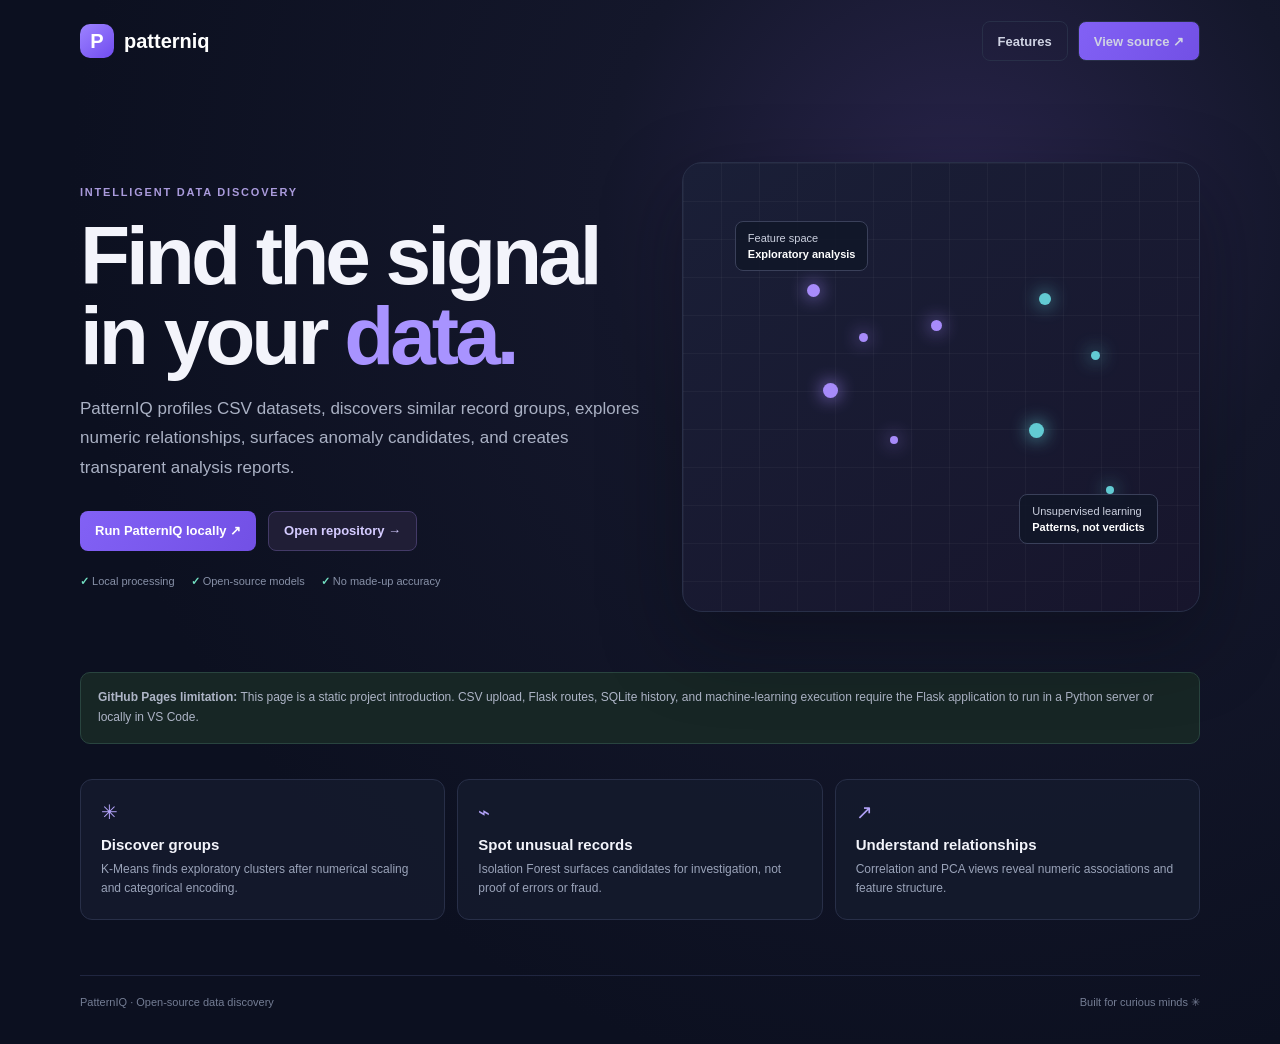
<file: docs/index.html>
<!doctype html>
<html lang="en">
<head>
  <meta charset="utf-8">
  <meta name="viewport" content="width=device-width, initial-scale=1">
  <meta name="theme-color" content="#0d1120">
  <title>PatternIQ - Intelligent Data Discovery</title>
  <style>
    :root { --bg:#0c1020; --panel:#151b30; --line:#282f48; --text:#f3f4fb; --muted:#9aa3b9; --purple:#9b83ff; --mint:#73e0c3; }
    * { box-sizing:border-box; } body { margin:0; min-height:100vh; font-family:Inter,Segoe UI,sans-serif; color:var(--text); background:radial-gradient(circle at 75% 20%,#29244b 0,#14172b 28%,var(--bg) 70%); }
    .shell { width:min(1120px,calc(100% - 36px)); margin:auto; } nav { height:82px; display:flex; align-items:center; justify-content:space-between; }
    .brand { display:flex; align-items:center; gap:10px; color:white; text-decoration:none; font-size:20px; font-weight:800; } .mark { width:34px; height:34px; display:grid; place-items:center; border-radius:10px; background:linear-gradient(140deg,#9d83ff,#704cf0); }
    .nav-links { display:flex; gap:10px; } .nav-links a,.button { display:inline-flex; align-items:center; justify-content:center; min-height:40px; padding:0 15px; border-radius:8px; text-decoration:none; font-size:13px; font-weight:700; }
    .nav-links a { color:#cfd3e3; border:1px solid var(--line); }.button-primary { color:white; background:linear-gradient(120deg,#8261f5,#7250e5); }.button-secondary { color:#d4cbff; background:#201e36; border:1px solid #433a67; }
    .hero { min-height:610px; display:grid; grid-template-columns:1.05fr .95fr; align-items:center; gap:30px; } .eyebrow { color:#aa9bdc; font-size:11px; font-weight:800; letter-spacing:1.8px; }
    h1 { max-width:650px; margin:18px 0 16px; font-size:clamp(54px,7vw,82px); line-height:.98; letter-spacing:-4px; } h1 span { color:#a893ff; } .hero p { max-width:590px; color:#aab1c4; font-size:17px; line-height:1.75; }
    .actions { display:flex; flex-wrap:wrap; gap:12px; margin-top:28px; }.trust { display:flex; flex-wrap:wrap; gap:16px; margin-top:24px; color:#8790a7; font-size:11px; }.trust b { color:var(--mint); }
    .art { position:relative; min-height:450px; border:1px solid var(--line); border-radius:20px; background:linear-gradient(145deg,#1a1f37,#17152c); overflow:hidden; box-shadow:0 30px 80px #07091266; }
    .grid { position:absolute; inset:0; background-image:linear-gradient(#ffffff09 1px,transparent 1px),linear-gradient(90deg,#ffffff09 1px,transparent 1px); background-size:38px 38px; }.orb { position:absolute; border-radius:50%; filter:blur(.2px); box-shadow:0 0 18px currentColor; }
    .orb.p { color:#a78bfa; background:currentColor; }.orb.c { color:#62cbd3; background:currentColor; }.p1{width:13px;height:13px;top:27%;left:24%}.p2{width:9px;height:9px;top:38%;left:34%}.p3{width:15px;height:15px;top:49%;left:27%}.p4{width:8px;height:8px;top:61%;left:40%}.p5{width:11px;height:11px;top:35%;left:48%}.c1{width:12px;height:12px;top:29%;left:69%}.c2{width:9px;height:9px;top:42%;left:79%}.c3{width:15px;height:15px;top:58%;left:67%}.c4{width:8px;height:8px;top:72%;left:82%}
    .label { position:absolute; padding:10px 12px; color:#cbd0df; font-size:11px; background:#111628dd; border:1px solid #3a405a; border-radius:8px; }.label strong { display:block; margin-top:4px; color:white; }.l1{top:13%;left:10%}.l2{right:8%;bottom:15%}
    .features { display:grid; grid-template-columns:repeat(3,1fr); gap:12px; margin-bottom:55px; }.feature { min-height:120px; padding:20px; background:#141a2dd9; border:1px solid var(--line); border-radius:12px; }.feature span { color:#b2a2f8; font-size:20px; }.feature h2 { margin:12px 0 7px; font-size:15px; }.feature p { margin:0; color:var(--muted); font-size:12px; line-height:1.65; }
    .notice { margin:-20px 0 35px; padding:15px 17px; color:#aeb5c7; font-size:12px; line-height:1.65; background:#172625; border:1px solid #29443f; border-radius:10px; } footer { display:flex; justify-content:space-between; padding:20px 0 35px; color:#747d94; font-size:11px; border-top:1px solid #202640; }
    @media(max-width:780px){ nav { height:68px; }.nav-links a { display:none; }.hero { grid-template-columns:1fr; padding:45px 0 30px; }.hero h1 { font-size:52px; letter-spacing:-3px; }.hero p { font-size:15px; }.art { min-height:300px; }.features { grid-template-columns:1fr; }.shell { width:min(100% - 28px,1120px); } footer { flex-direction:column; gap:8px; } }
  </style>
</head>
<body>
  <div class="shell">
    <nav><a class="brand" href="./"><span class="mark">P</span><span>patterniq</span></a><div class="nav-links"><a href="#features">Features</a><a class="button-primary" href="https://github.com/bavivenkat030208-lang/PatternIQ">View source ↗</a></div></nav>
    <main>
      <section class="hero">
        <div><div class="eyebrow">INTELLIGENT DATA DISCOVERY</div><h1>Find the signal in your <span>data.</span></h1><p>PatternIQ profiles CSV datasets, discovers similar record groups, explores numeric relationships, surfaces anomaly candidates, and creates transparent analysis reports.</p><div class="actions">        <a class="button button-primary" href="https://github.com/bavivenkat030208-lang/PatternIQ#run-in-vs-code">Run PatternIQ locally ↗</a><a class="button button-secondary" href="https://github.com/bavivenkat030208-lang/PatternIQ">Open repository →</a></div><div class="trust"><span><b>✓</b> Local processing</span><span><b>✓</b> Open-source models</span><span><b>✓</b> No made-up accuracy</span></div></div>
        <div class="art" aria-label="Illustration of clustered data points"><div class="grid"></div><i class="orb p p1"></i><i class="orb p p2"></i><i class="orb p p3"></i><i class="orb p p4"></i><i class="orb p p5"></i><i class="orb c c1"></i><i class="orb c c2"></i><i class="orb c c3"></i><i class="orb c c4"></i><div class="label l1">Feature space<strong>Exploratory analysis</strong></div><div class="label l2">Unsupervised learning<strong>Patterns, not verdicts</strong></div></div>
      </section>
      <div class="notice"><strong>GitHub Pages limitation:</strong> This page is a static project introduction. CSV upload, Flask routes, SQLite history, and machine-learning execution require the Flask application to run in a Python server or locally in VS Code.</div>
      <section class="features" id="features"><article class="feature"><span>✳</span><h2>Discover groups</h2><p>K-Means finds exploratory clusters after numerical scaling and categorical encoding.</p></article><article class="feature"><span>⌁</span><h2>Spot unusual records</h2><p>Isolation Forest surfaces candidates for investigation, not proof of errors or fraud.</p></article><article class="feature"><span>↗</span><h2>Understand relationships</h2><p>Correlation and PCA views reveal numeric associations and feature structure.</p></article></section>
    </main>
    <footer><span>PatternIQ · Open-source data discovery</span><span>Built for curious minds ✳</span></footer>
  </div>
</body>
</html>
</file>
